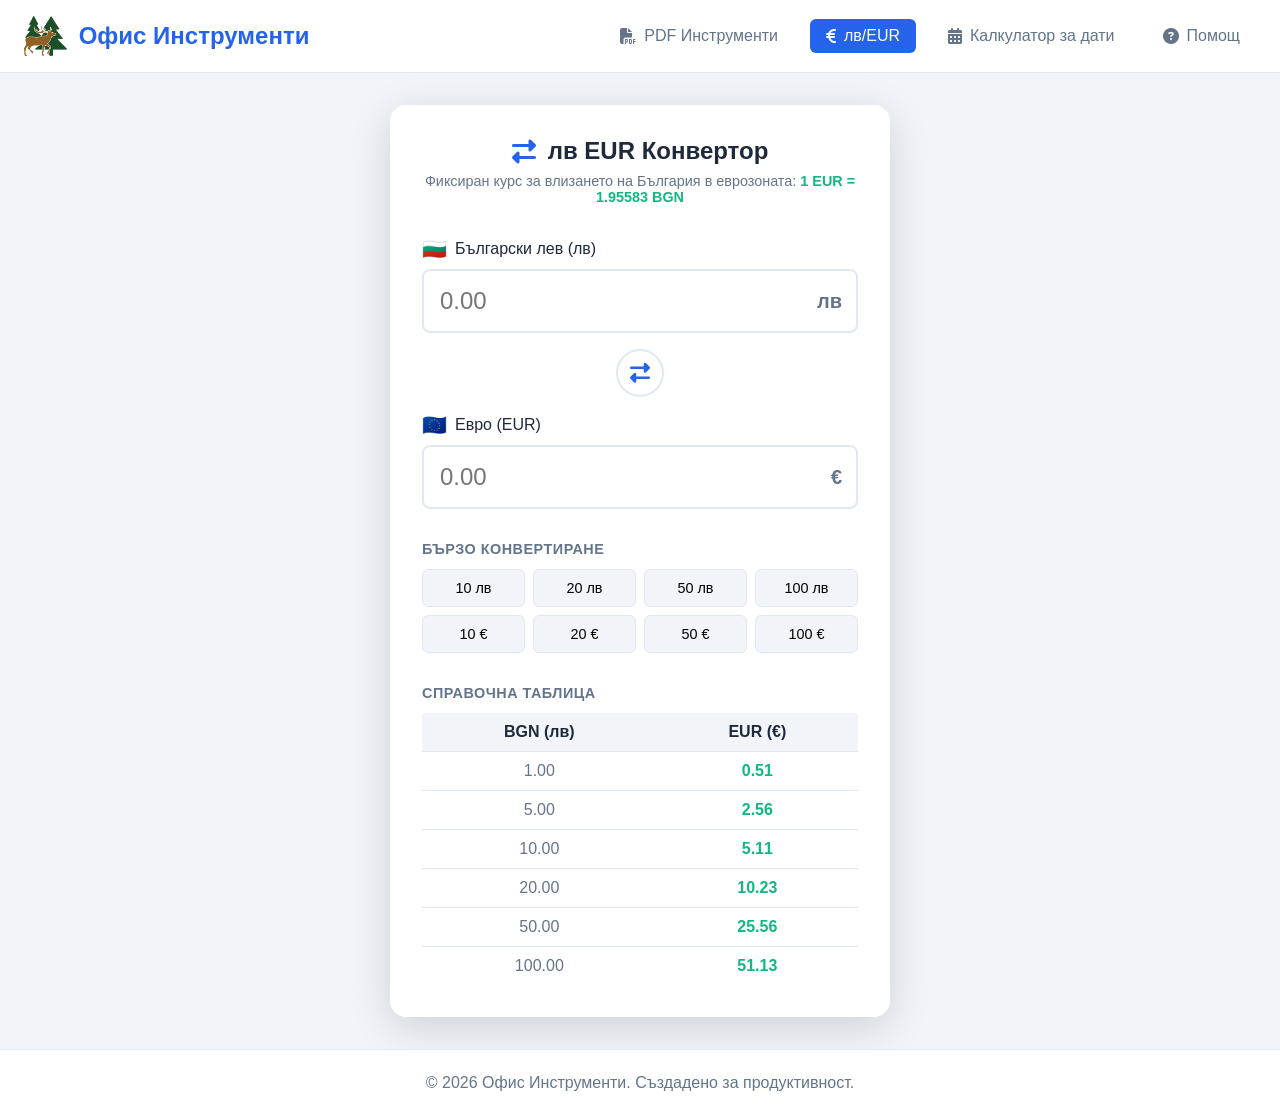
<file: currency.html>
﻿<!DOCTYPE html>
<html lang="en">
<head>
    <meta charset="UTF-8">
    <meta name="viewport" content="width=device-width, initial-scale=1.0">
    <title>Офис Инструменти - Конвертор на валута</title>
    <link rel="stylesheet" href="https://cdnjs.cloudflare.com/ajax/libs/font-awesome/6.4.0/css/all.min.css">
    <link rel="stylesheet" href="styles.css">
</head>
<body>
    <header>
        <div class="container">
            <div class="logo">
                <img src="logo.png" alt="Офис Инструменти">
                <span>Офис Инструменти</span>
            </div>
            <nav>
                <a href="index.html" class="nav-link"><i class="fas fa-file-pdf"></i> <span>PDF Инструменти</span></a>
                <a href="currency.html" class="nav-link active"><i class="fas fa-euro-sign"></i> <span>лв/EUR</span></a>
                <a href="date-calculator.html" class="nav-link"><i class="fas fa-calendar-alt"></i> <span>Калкулатор за дати</span></a>
                <a href="help.html" class="nav-link"><i class="fas fa-question-circle"></i> <span>Помощ</span></a>
            </nav>
        </div>
    </header>

    <!-- Currency Calculator Section -->
    <main id="currency-section" class="currency-section">
        <div class="container">
            <div class="currency-card">
                <div class="currency-header">
                    <h2><i class="fas fa-exchange-alt"></i> <span >лв  EUR Конвертор</span></h2>
                    <p class="currency-info"><span >Фиксиран курс за влизането на България в еврозоната:</span> <strong>1 EUR = 1.95583 BGN</strong></p>
                </div>
                
                <div class="currency-converter">
                    <div class="currency-input-group">
                        <label for="bgn-input">
                            <span class="currency-flag">🇧🇬</span> <span >Български лев (лв)</span>
                        </label>
                        <div class="input-wrapper">
                            <input type="number" id="bgn-input" placeholder="0.00" step="0.01">
                            <span class="currency-symbol">лв</span>
                        </div>
                    </div>
                    
                    <button class="swap-btn" id="swap-currency" title="Swap currencies">
                        <i class="fas fa-exchange-alt"></i>
                    </button>
                    
                    <div class="currency-input-group">
                        <label for="eur-input">
                            <span class="currency-flag">🇪🇺</span> <span >Евро (EUR)</span>
                        </label>
                        <div class="input-wrapper">
                            <input type="number" id="eur-input" placeholder="0.00" step="0.01">
                            <span class="currency-symbol">€</span>
                        </div>
                    </div>
                </div>
                
                <div class="quick-convert">
                    <h4 >Бързо конвертиране</h4>
                    <div class="quick-buttons">
                        <button class="quick-btn" data-bgn="10">10 лв</button>
                        <button class="quick-btn" data-bgn="20">20 лв</button>
                        <button class="quick-btn" data-bgn="50">50 лв</button>
                        <button class="quick-btn" data-bgn="100">100 лв</button>
                        <button class="quick-btn" data-eur="10">10 €</button>
                        <button class="quick-btn" data-eur="20">20 €</button>
                        <button class="quick-btn" data-eur="50">50 €</button>
                        <button class="quick-btn" data-eur="100">100 €</button>
                    </div>
                </div>
                
                <div class="conversion-table">
                    <h4 >Справочна таблица</h4>
                    <table>
                        <thead>
                            <tr>
                                <th>BGN (лв)</th>
                                <th>EUR (€)</th>
                            </tr>
                        </thead>
                        <tbody>
                            <tr><td>1.00</td><td>0.51</td></tr>
                            <tr><td>5.00</td><td>2.56</td></tr>
                            <tr><td>10.00</td><td>5.11</td></tr>
                            <tr><td>20.00</td><td>10.23</td></tr>
                            <tr><td>50.00</td><td>25.56</td></tr>
                            <tr><td>100.00</td><td>51.13</td></tr>
                        </tbody>
                    </table>
                </div>
            </div>
        </div>
    </main>

    <footer>
        <div class="container">
            <p>&copy; 2026 Офис Инструменти. Създадено за продуктивност.</p>
        </div>
    </footer>

    <!-- Toast Container -->
    <div id="toast-container"></div>

    <!-- Application Modules -->
    <script src="js/main.js"></script>
    <script src="js/currency.js"></script>
</body>
</html>
</file>
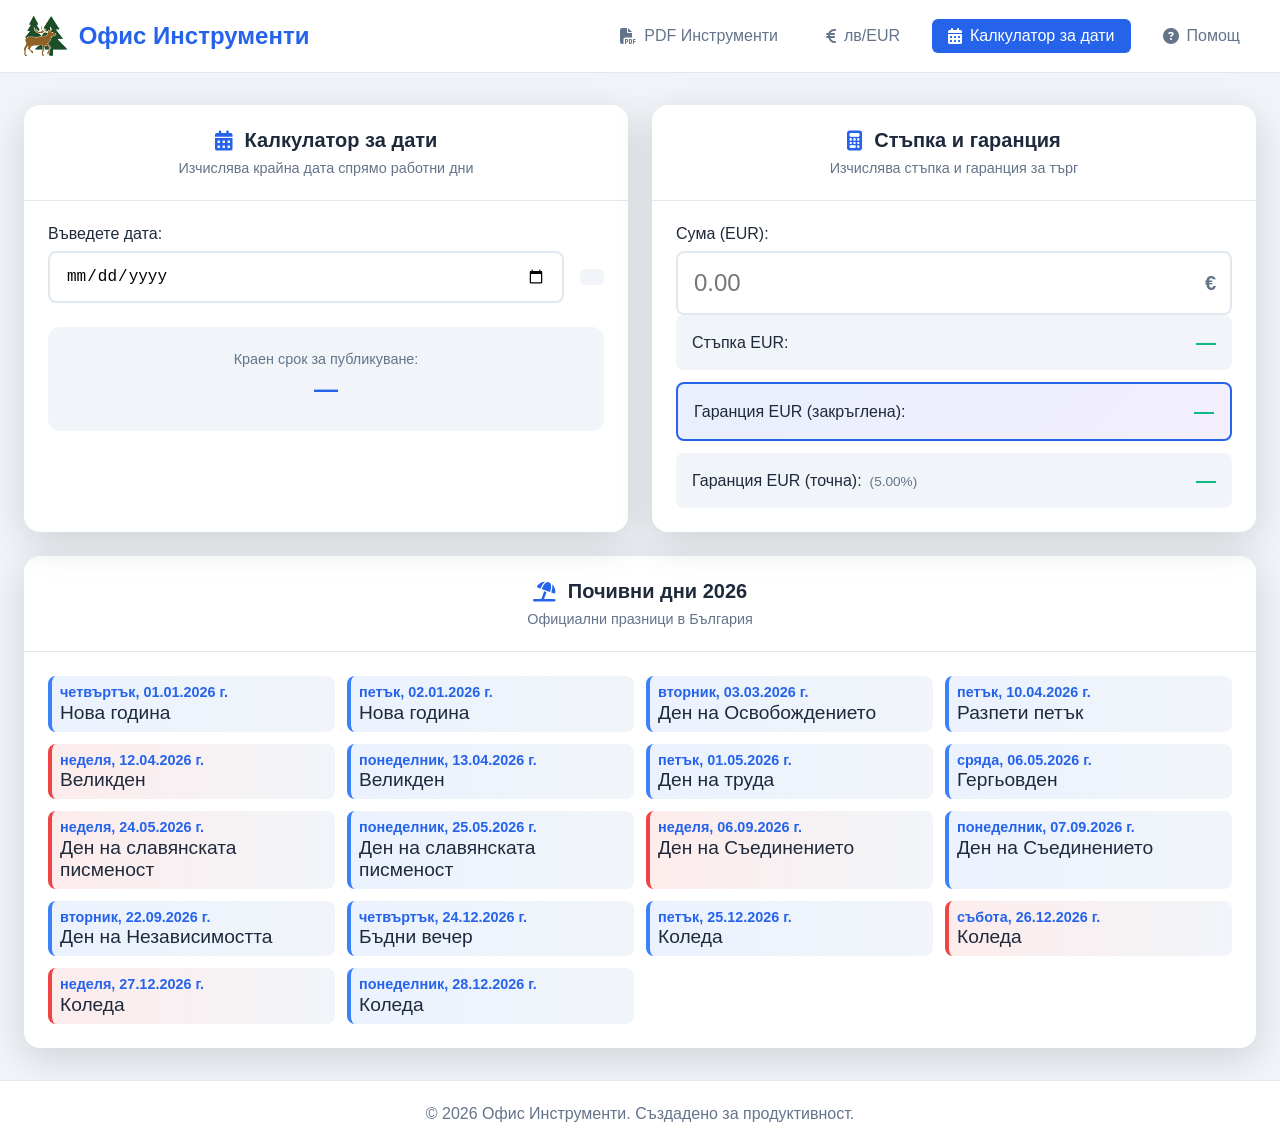
<file: date-calculator.html>
<!DOCTYPE html>
<html lang="bg">

<head>
	<meta charset='UTF-8'>
	<meta name='viewport' content='width=device-width, initial-scale=1.0'>
	<title>Офис Инструменти - Калкулатор за дати</title>
	<link rel="stylesheet" href="https://cdnjs.cloudflare.com/ajax/libs/font-awesome/6.4.0/css/all.min.css">
	<link rel='stylesheet' href='styles.css'>
</head>

<body>
	<header>
		<div class="container">
			<div class="logo">
				<img src="logo.png" alt="Офис Инструменти">
				<span>Офис Инструменти</span>
			</div>
			<nav>
				<a href="index.html" class="nav-link"><i class="fas fa-file-pdf"></i> <span>PDF Инструменти</span></a>
				<a href="currency.html" class="nav-link"><i class="fas fa-euro-sign"></i> <span>лв/EUR</span></a>
				<a href="date-calculator.html" class="nav-link active"><i class="fas fa-calendar-alt"></i> <span>Калкулатор за дати</span></a>
				<a href="help.html" class="nav-link"><i class="fas fa-question-circle"></i> <span>Помощ</span></a>
			</nav>
		</div>
	</header>

	<main class="date-calculator-section">
		<div class="container">
			<div class="date-calc-grid">
				<!-- Date Calculator Card -->
				<div class="calc-card">
					<div class="calc-header">
						<h2><i class="fas fa-calendar-alt"></i> Калкулатор за дати</h2>
						<p>Изчислява крайна дата спрямо работни дни</p>
					</div>
					<div class="calc-body">
						<div class="calc-input-group">
							<label for='input-date'>Въведете дата:</label>
							<div class="date-input-wrapper">
								<input type='date' id='input-date' onchange='calculateDate()'>
								<span id='input-day' class="day-badge"></span>
							</div>
						</div>
						<div class="calc-result" id="date-result-box">
							<div class="result-label">Краен срок за публикуване:</div>
							<div class="result-value" id='result'>—</div>
							<div class="result-day" id='result-day'></div>
						</div>
					</div>
				</div>

				<!-- Bid/Guarantee Calculator Card -->
				<div class="calc-card">
					<div class="calc-header">
						<h2><i class="fas fa-calculator"></i> Стъпка и гаранция</h2>
						<p>Изчислява стъпка и гаранция за търг</p>
					</div>
					<div class="calc-body">
						<div class="currency-input-group">
							<label for='priceBGN'>Сума (EUR):</label>
							<div class="input-wrapper">
								<input type='number' id='priceBGN' step='0.01' min='0' placeholder="0.00" onchange='calculateMoney()'>
								<span class="currency-symbol">€</span>
							</div>
						</div>
						<div class="money-results">
							<div class="money-result-item">
								<span class="money-label">Стъпка EUR:</span>
								<span class="money-value" id='bidBGN'>—</span>
							</div>
							<div class="money-result-item highlight">
								<span class="money-label">Гаранция EUR (закръглена):<span class="money-percentage" id='percentageBGN'></span></span>
								 
								<span class="money-value" id='guaranteeBGN'>—</span>
							</div>
							<div class="money-result-item">
								<span class="money-label">Гаранция EUR (точна):<span class="money-percentage">(5.00%) </span></span>
								<span class="money-value" id='fivePBGN'>—</span>
							</div>
						</div>
					</div>
				</div>
			</div>

			<!-- Holidays Section -->
			<div class="holidays-card">
				<div class="calc-header">
					<h2><i class="fas fa-umbrella-beach"></i> Почивни дни 2026</h2>
					<p>Официални празници в България</p>
				</div>
				<div class="holidays-list" id="holidays-list"></div>
			</div>
		</div>
	</main>

	<footer>
		<div class="container">
			<p>&copy; 2026 Офис Инструменти. Създадено за продуктивност.</p>
		</div>
	</footer>

	<!-- Toast Container -->
	<div id="toast-container"></div>

	<script src="js/main.js"></script>
	<script src='js/date-calculator.js'></script>
</body>

</html>
</file>
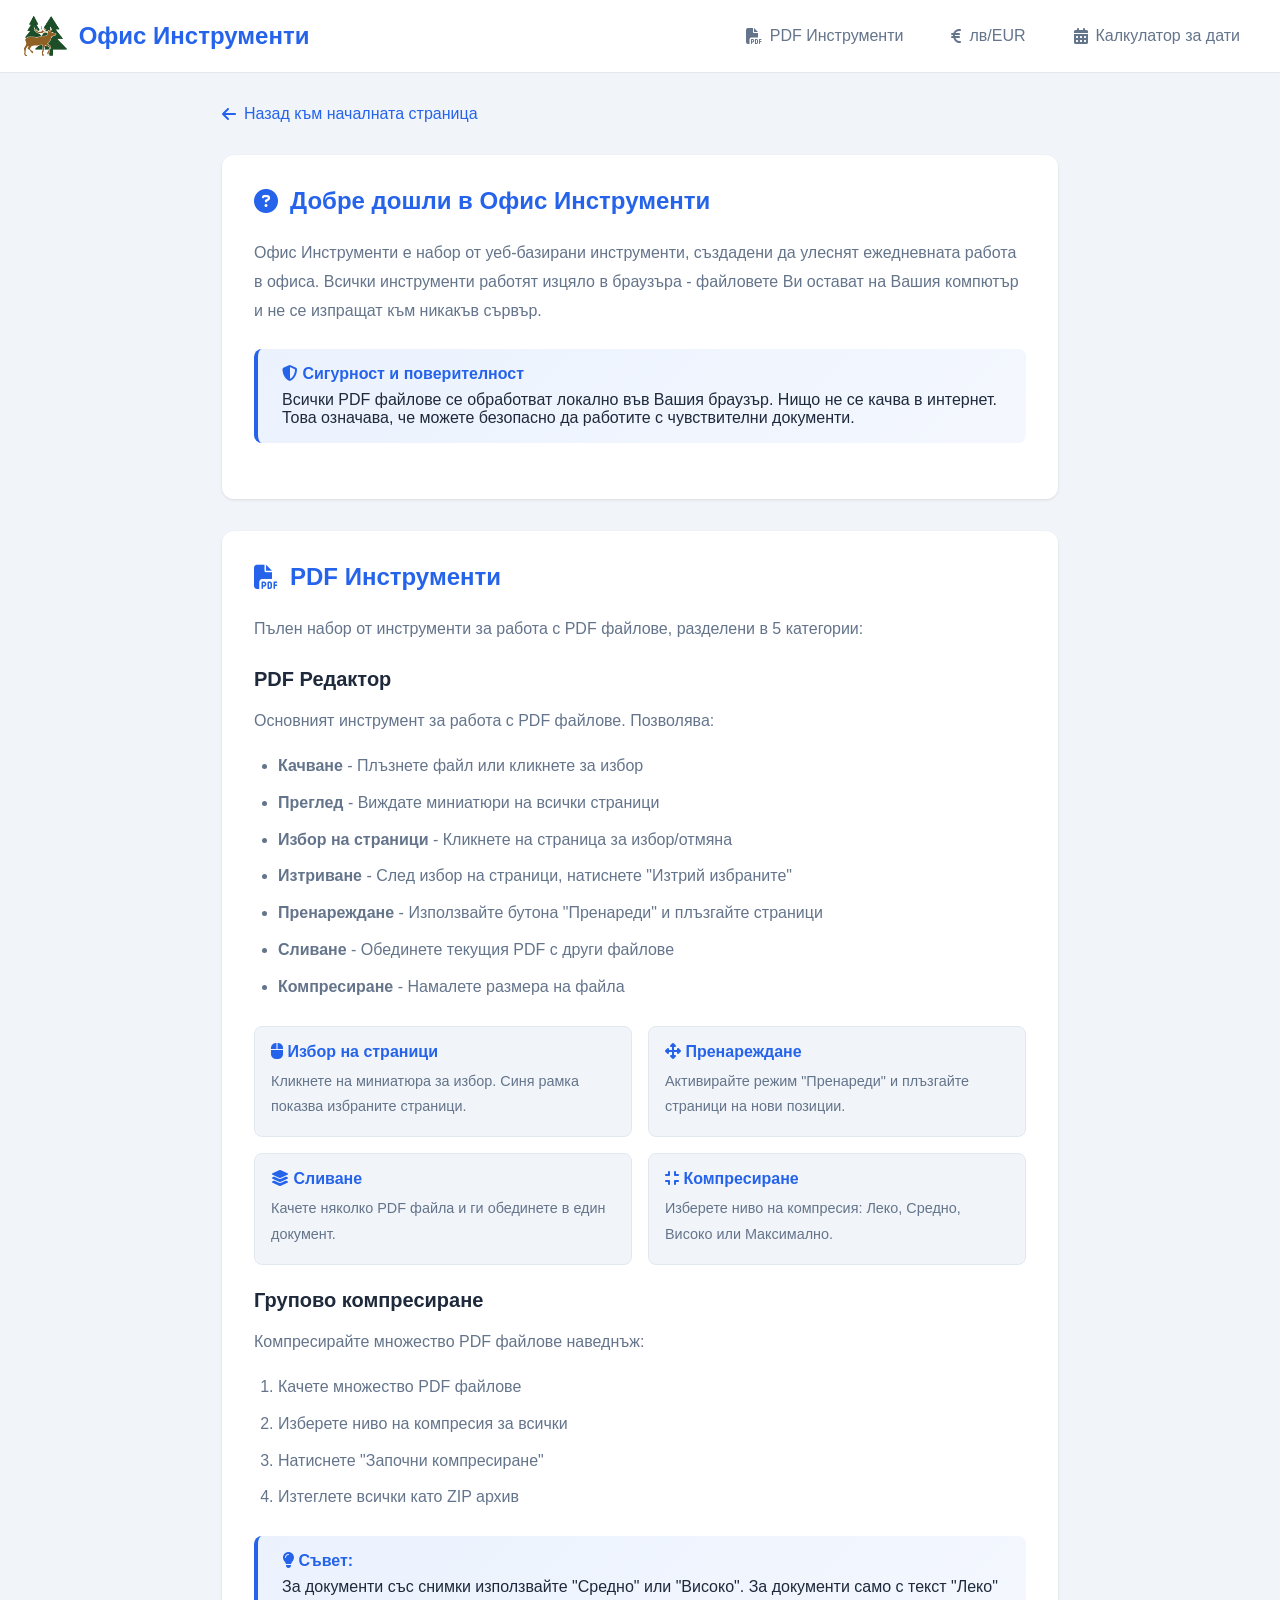
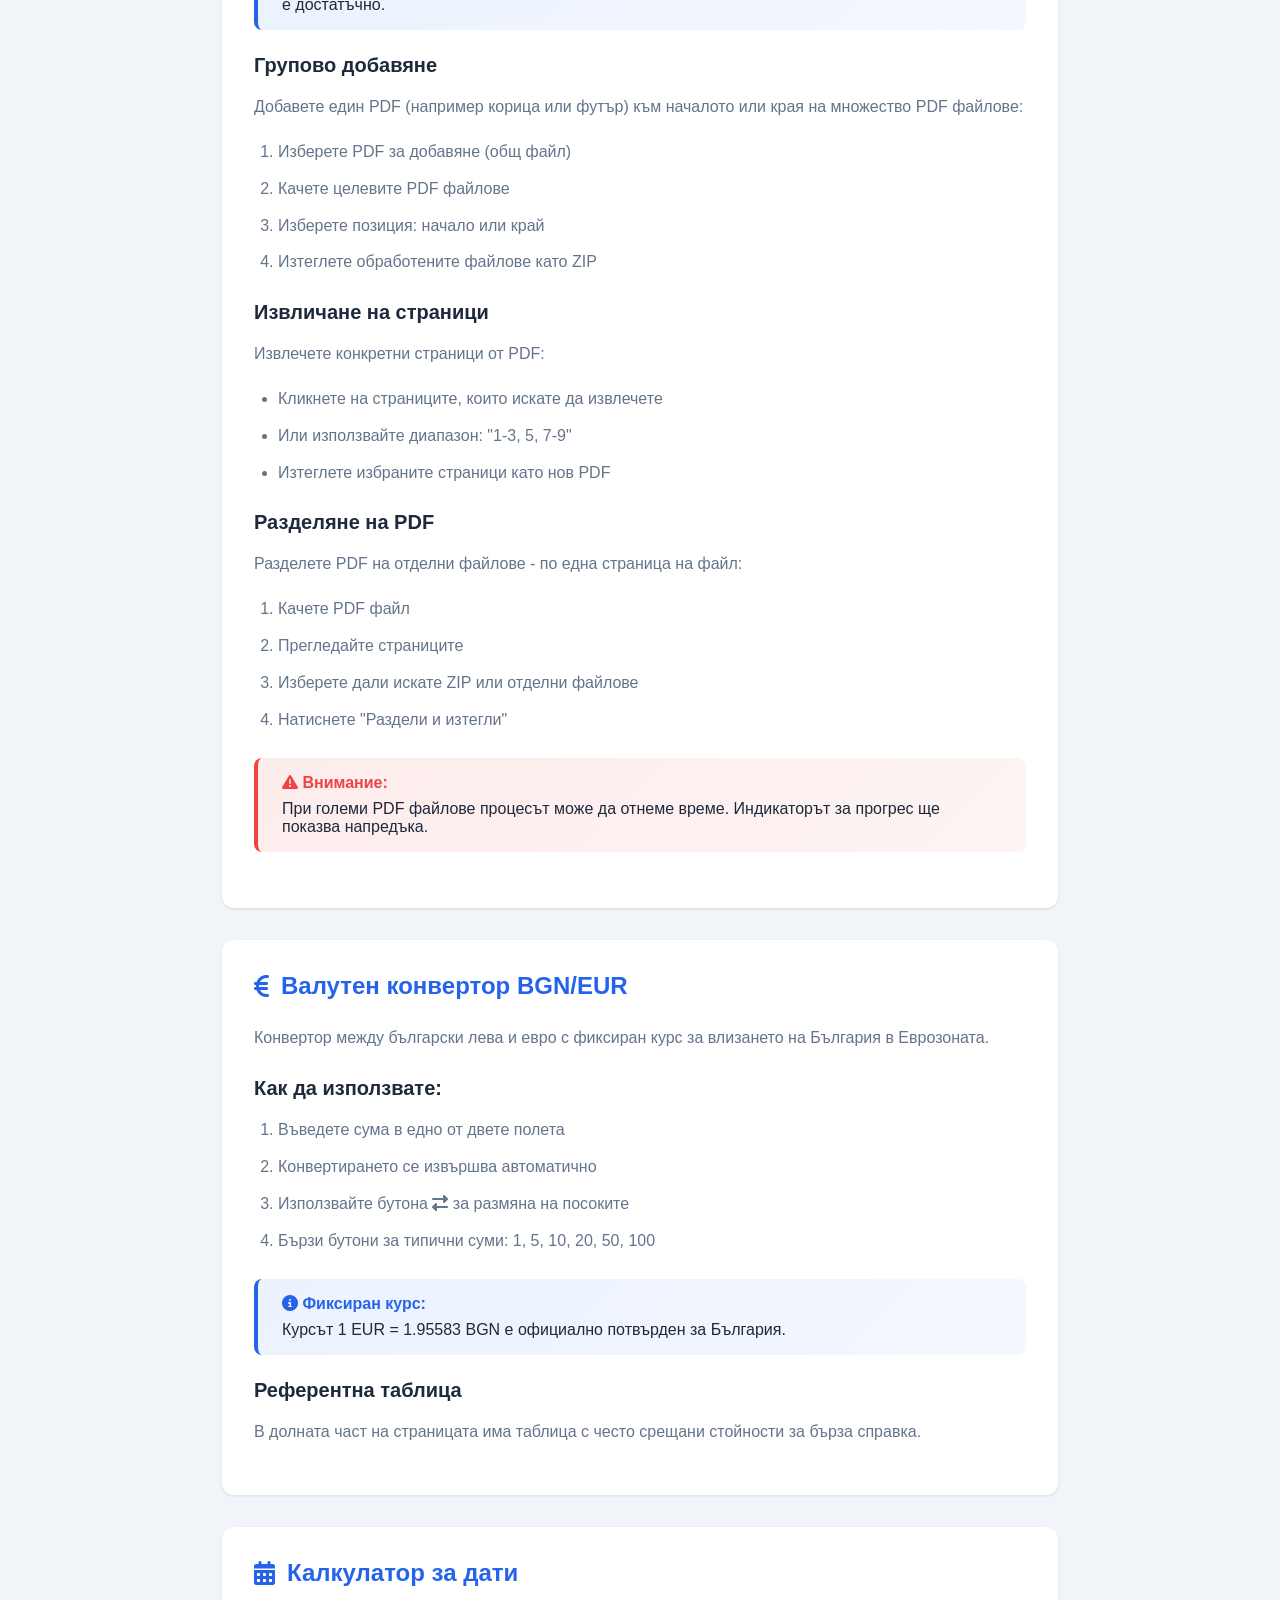
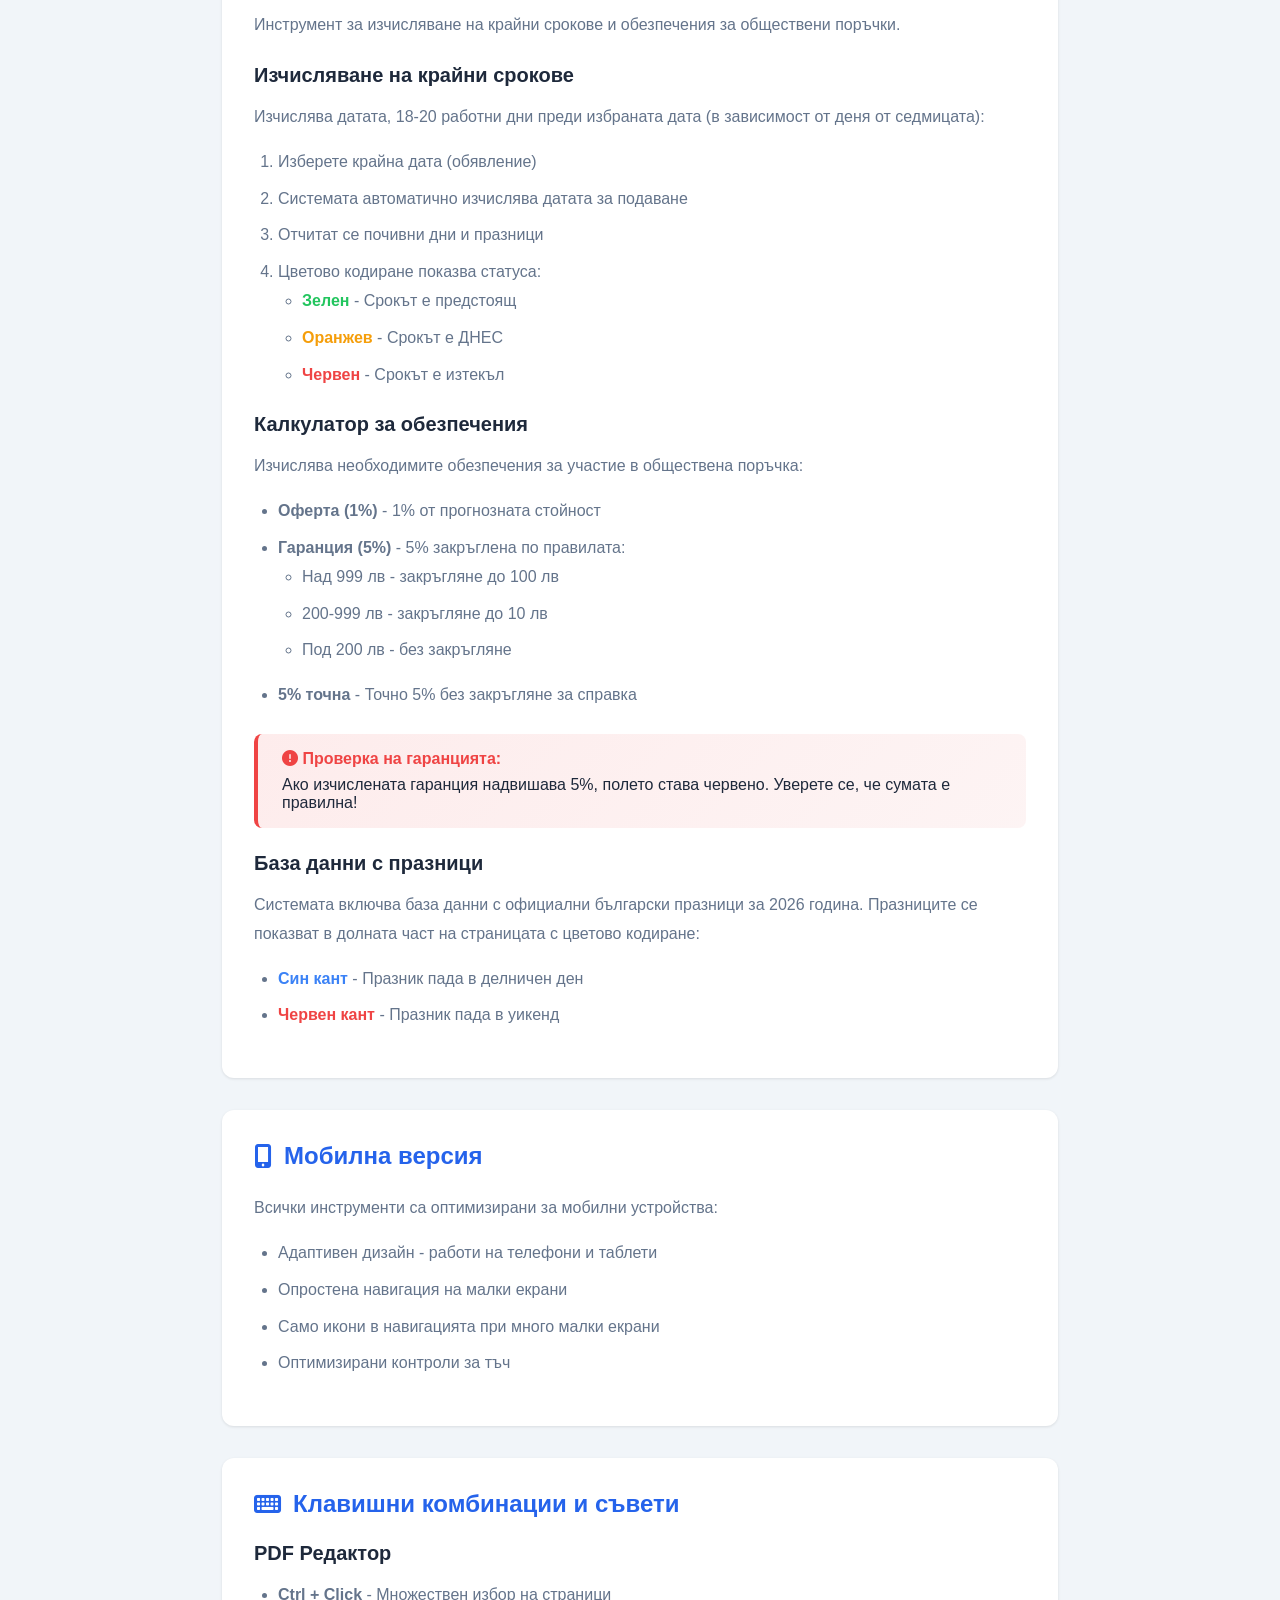
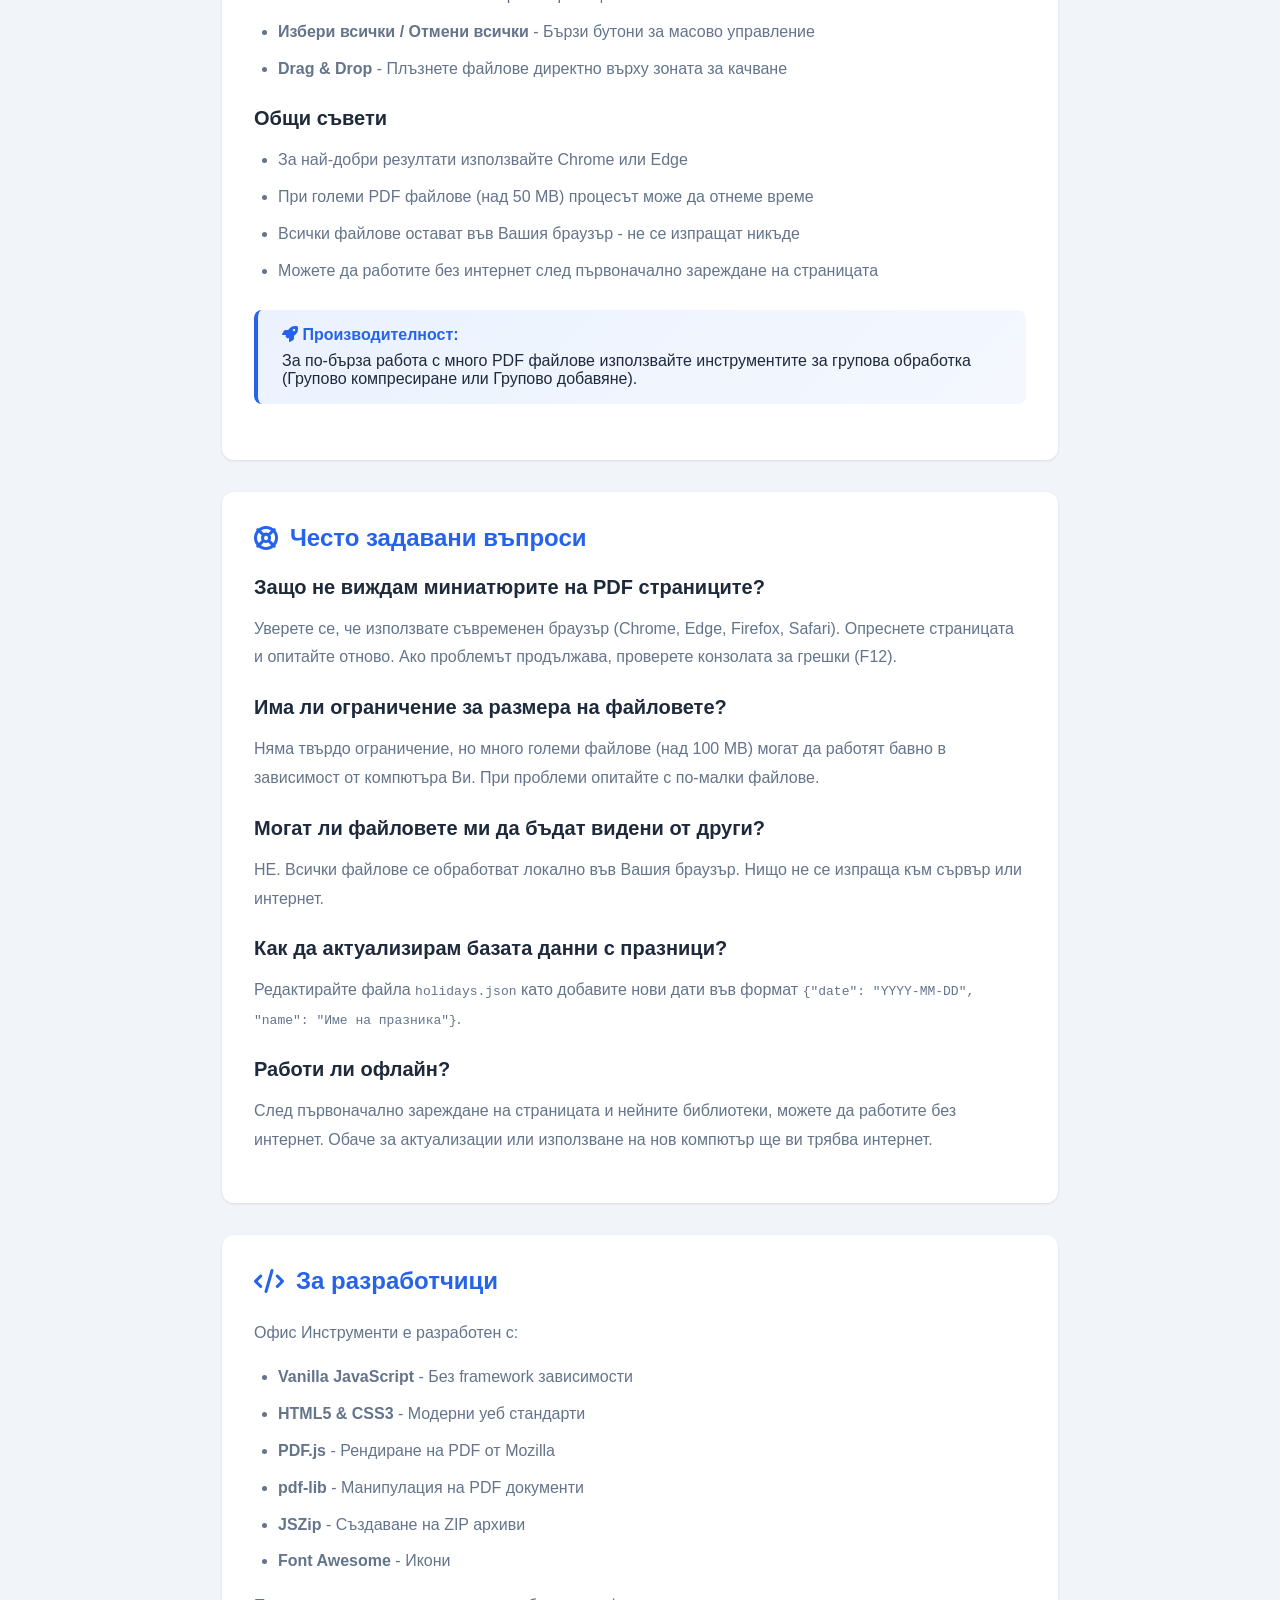
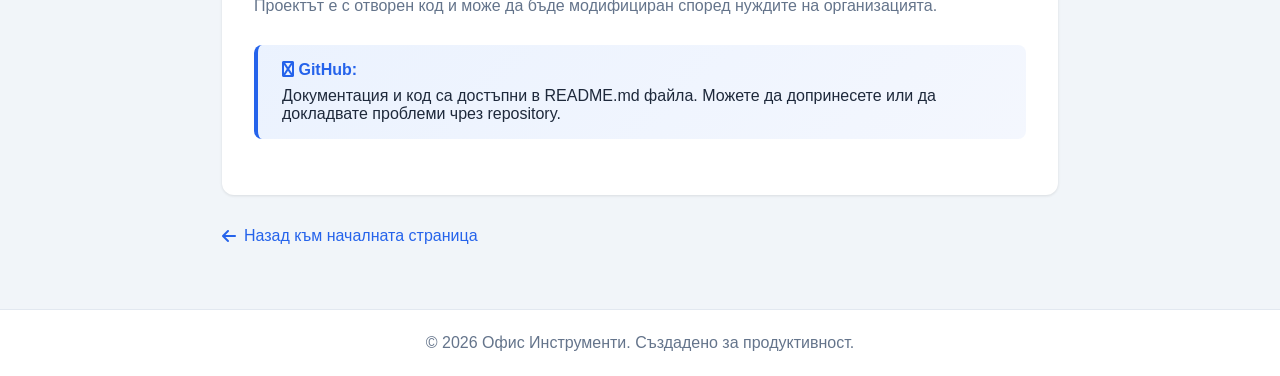
<file: help.html>
<!DOCTYPE html>
<html lang="bg">
<head>
    <meta charset="UTF-8">
    <meta name="viewport" content="width=device-width, initial-scale=1.0">
    <title>Помощ - Офис Инструменти</title>
    <link rel="stylesheet" href="https://cdnjs.cloudflare.com/ajax/libs/font-awesome/6.4.0/css/all.min.css">
    <link rel="stylesheet" href="styles.css">
    <style>
        .help-content {
            max-width: 900px;
            margin: 0 auto;
            padding: 2rem;
        }
        .help-section {
            background: var(--surface);
            border-radius: 12px;
            padding: 2rem;
            margin-bottom: 2rem;
            box-shadow: var(--shadow);
        }
        .help-section h2 {
            color: var(--primary);
            margin-bottom: 1.5rem;
            display: flex;
            align-items: center;
            gap: 0.75rem;
        }
        .help-section h3 {
            color: var(--text);
            margin-top: 1.5rem;
            margin-bottom: 1rem;
            font-size: 1.25rem;
        }
        .help-section p {
            line-height: 1.8;
            margin-bottom: 1rem;
            color: var(--text-secondary);
        }
        .help-section ul, .help-section ol {
            margin-left: 1.5rem;
            margin-bottom: 1rem;
        }
        .help-section li {
            line-height: 1.8;
            margin-bottom: 0.5rem;
            color: var(--text-secondary);
        }
        .tip-box {
            background: linear-gradient(135deg, rgba(59, 130, 246, 0.1), rgba(37, 99, 235, 0.05));
            border-left: 4px solid var(--primary);
            padding: 1rem 1.5rem;
            margin: 1.5rem 0;
            border-radius: 8px;
        }
        .tip-box strong {
            color: var(--primary);
            display: block;
            margin-bottom: 0.5rem;
        }
        .warning-box {
            background: linear-gradient(135deg, rgba(239, 68, 68, 0.1), rgba(220, 38, 38, 0.05));
            border-left: 4px solid #ef4444;
            padding: 1rem 1.5rem;
            margin: 1.5rem 0;
            border-radius: 8px;
        }
        .warning-box strong {
            color: #ef4444;
            display: block;
            margin-bottom: 0.5rem;
        }
        .feature-grid {
            display: grid;
            grid-template-columns: repeat(auto-fit, minmax(250px, 1fr));
            gap: 1rem;
            margin: 1.5rem 0;
        }
        .feature-card {
            background: var(--bg);
            padding: 1rem;
            border-radius: 8px;
            border: 1px solid var(--border);
        }
        .feature-card h4 {
            color: var(--primary);
            margin-bottom: 0.5rem;
            font-size: 1rem;
        }
        .feature-card p {
            font-size: 0.9rem;
            margin: 0;
        }
        .back-link {
            display: inline-flex;
            align-items: center;
            gap: 0.5rem;
            color: var(--primary);
            text-decoration: none;
            margin-bottom: 2rem;
            font-weight: 500;
            transition: all 0.2s;
        }
        .back-link:hover {
            gap: 0.75rem;
        }
        @media (max-width: 768px) {
            .help-content {
                padding: 1rem;
            }
            .help-section {
                padding: 1.5rem;
            }
            .feature-grid {
                grid-template-columns: 1fr;
            }
        }
    </style>
</head>
<body>
    <header>
        <div class="container">
            <div class="logo">
                <img src="logo.png" alt="Офис Инструменти">
                <span>Офис Инструменти</span>
            </div>
            <nav>
                <a href="index.html" class="nav-link"><i class="fas fa-file-pdf"></i> <span>PDF Инструменти</span></a>
                <a href="currency.html" class="nav-link"><i class="fas fa-euro-sign"></i> <span>лв/EUR</span></a>
                <a href="date-calculator.html" class="nav-link"><i class="fas fa-calendar-alt"></i> <span>Калкулатор за дати</span></a>
            </nav>
        </div>
    </header>

    <main class="help-content">
        <a href="index.html" class="back-link">
            <i class="fas fa-arrow-left"></i>
            Назад към началната страница
        </a>

        <div class="help-section">
            <h2><i class="fas fa-question-circle"></i> Добре дошли в Офис Инструменти</h2>
            <p>
                Офис Инструменти е набор от уеб-базирани инструменти, създадени да улеснят ежедневната работа в офиса. 
                Всички инструменти работят изцяло в браузъра - файловете Ви остават на Вашия компютър и не се изпращат към никакъв сървър.
            </p>
            <div class="tip-box">
                <strong><i class="fas fa-shield-alt"></i> Сигурност и поверителност</strong>
                Всички PDF файлове се обработват локално във Вашия браузър. Нищо не се качва в интернет. Това означава, че можете безопасно да работите с чувствителни документи.
            </div>
        </div>

        <div class="help-section">
            <h2><i class="fas fa-file-pdf"></i> PDF Инструменти</h2>
            <p>Пълен набор от инструменти за работа с PDF файлове, разделени в 5 категории:</p>

            <h3>PDF Редактор</h3>
            <p>Основният инструмент за работа с PDF файлове. Позволява:</p>
            <ul>
                <li><strong>Качване</strong> - Плъзнете файл или кликнете за избор</li>
                <li><strong>Преглед</strong> - Виждате миниатюри на всички страници</li>
                <li><strong>Избор на страници</strong> - Кликнете на страница за избор/отмяна</li>
                <li><strong>Изтриване</strong> - След избор на страници, натиснете "Изтрий избраните"</li>
                <li><strong>Пренареждане</strong> - Използвайте бутона "Пренареди" и плъзгайте страници</li>
                <li><strong>Сливане</strong> - Обединете текущия PDF с други файлове</li>
                <li><strong>Компресиране</strong> - Намалете размера на файла</li>
            </ul>

            <div class="feature-grid">
                <div class="feature-card">
                    <h4><i class="fas fa-mouse"></i> Избор на страници</h4>
                    <p>Кликнете на миниатюра за избор. Синя рамка показва избраните страници.</p>
                </div>
                <div class="feature-card">
                    <h4><i class="fas fa-arrows-alt"></i> Пренареждане</h4>
                    <p>Активирайте режим "Пренареди" и плъзгайте страници на нови позиции.</p>
                </div>
                <div class="feature-card">
                    <h4><i class="fas fa-layer-group"></i> Сливане</h4>
                    <p>Качете няколко PDF файла и ги обединете в един документ.</p>
                </div>
                <div class="feature-card">
                    <h4><i class="fas fa-compress"></i> Компресиране</h4>
                    <p>Изберете ниво на компресия: Леко, Средно, Високо или Максимално.</p>
                </div>
            </div>

            <h3>Групово компресиране</h3>
            <p>Компресирайте множество PDF файлове наведнъж:</p>
            <ol>
                <li>Качете множество PDF файлове</li>
                <li>Изберете ниво на компресия за всички</li>
                <li>Натиснете "Започни компресиране"</li>
                <li>Изтеглете всички като ZIP архив</li>
            </ol>
            <div class="tip-box">
                <strong><i class="fas fa-lightbulb"></i> Съвет:</strong>
                За документи със снимки използвайте "Средно" или "Високо". За документи само с текст "Леко" е достатъчно.
            </div>

            <h3>Групово добавяне</h3>
            <p>Добавете един PDF (например корица или футър) към началото или края на множество PDF файлове:</p>
            <ol>
                <li>Изберете PDF за добавяне (общ файл)</li>
                <li>Качете целевите PDF файлове</li>
                <li>Изберете позиция: начало или край</li>
                <li>Изтеглете обработените файлове като ZIP</li>
            </ol>

            <h3>Извличане на страници</h3>
            <p>Извлечете конкретни страници от PDF:</p>
            <ul>
                <li>Кликнете на страниците, които искате да извлечете</li>
                <li>Или използвайте диапазон: "1-3, 5, 7-9"</li>
                <li>Изтеглете избраните страници като нов PDF</li>
            </ul>

            <h3>Разделяне на PDF</h3>
            <p>Разделете PDF на отделни файлове - по една страница на файл:</p>
            <ol>
                <li>Качете PDF файл</li>
                <li>Прегледайте страниците</li>
                <li>Изберете дали искате ZIP или отделни файлове</li>
                <li>Натиснете "Раздели и изтегли"</li>
            </ol>
            <div class="warning-box">
                <strong><i class="fas fa-exclamation-triangle"></i> Внимание:</strong>
                При големи PDF файлове процесът може да отнеме време. Индикаторът за прогрес ще показва напредъка.
            </div>
        </div>

        <div class="help-section">
            <h2><i class="fas fa-euro-sign"></i> Валутен конвертор BGN/EUR</h2>
            <p>Конвертор между български лева и евро с фиксиран курс за влизането на България в Еврозоната.</p>
            
            <h3>Как да използвате:</h3>
            <ol>
                <li>Въведете сума в едно от двете полета</li>
                <li>Конвертирането се извършва автоматично</li>
                <li>Използвайте бутона <i class="fas fa-exchange-alt"></i> за размяна на посоките</li>
                <li>Бързи бутони за типични суми: 1, 5, 10, 20, 50, 100</li>
            </ol>

            <div class="tip-box">
                <strong><i class="fas fa-info-circle"></i> Фиксиран курс:</strong>
                Курсът 1 EUR = 1.95583 BGN е официално потвърден за България.
            </div>

            <h3>Референтна таблица</h3>
            <p>В долната част на страницата има таблица с често срещани стойности за бърза справка.</p>
        </div>

        <div class="help-section">
            <h2><i class="fas fa-calendar-alt"></i> Калкулатор за дати</h2>
            <p>Инструмент за изчисляване на крайни срокове и обезпечения за обществени поръчки.</p>

            <h3>Изчисляване на крайни срокове</h3>
            <p>Изчислява датата, 18-20 работни дни преди избраната дата (в зависимост от деня от седмицата):</p>
            <ol>
                <li>Изберете крайна дата (обявление)</li>
                <li>Системата автоматично изчислява датата за подаване</li>
                <li>Отчитат се почивни дни и празници</li>
                <li>Цветово кодиране показва статуса:
                    <ul>
                        <li><strong style="color: #22c55e;">Зелен</strong> - Срокът е предстоящ</li>
                        <li><strong style="color: #f59e0b;">Оранжев</strong> - Срокът е ДНЕС</li>
                        <li><strong style="color: #ef4444;">Червен</strong> - Срокът е изтекъл</li>
                    </ul>
                </li>
            </ol>

            <h3>Калкулатор за обезпечения</h3>
            <p>Изчислява необходимите обезпечения за участие в обществена поръчка:</p>
            <ul>
                <li><strong>Оферта (1%)</strong> - 1% от прогнозната стойност</li>
                <li><strong>Гаранция (5%)</strong> - 5% закръглена по правилата:
                    <ul>
                        <li>Над 999 лв - закръгляне до 100 лв</li>
                        <li>200-999 лв - закръгляне до 10 лв</li>
                        <li>Под 200 лв - без закръгляне</li>
                    </ul>
                </li>
                <li><strong>5% точна</strong> - Точно 5% без закръгляне за справка</li>
            </ul>

            <div class="warning-box">
                <strong><i class="fas fa-exclamation-circle"></i> Проверка на гаранцията:</strong>
                Ако изчислената гаранция надвишава 5%, полето става червено. Уверете се, че сумата е правилна!
            </div>

            <h3>База данни с празници</h3>
            <p>Системата включва база данни с официални български празници за 2026 година. Празниците се показват в долната част на страницата с цветово кодиране:</p>
            <ul>
                <li><strong style="color: #3b82f6;">Син кант</strong> - Празник пада в делничен ден</li>
                <li><strong style="color: #ef4444;">Червен кант</strong> - Празник пада в уикенд</li>
            </ul>
        </div>

        <div class="help-section">
            <h2><i class="fas fa-mobile-alt"></i> Мобилна версия</h2>
            <p>Всички инструменти са оптимизирани за мобилни устройства:</p>
            <ul>
                <li>Адаптивен дизайн - работи на телефони и таблети</li>
                <li>Опростена навигация на малки екрани</li>
                <li>Само икони в навигацията при много малки екрани</li>
                <li>Оптимизирани контроли за тъч</li>
            </ul>
        </div>

        <div class="help-section">
            <h2><i class="fas fa-keyboard"></i> Клавишни комбинации и съвети</h2>
            
            <h3>PDF Редактор</h3>
            <ul>
                <li><strong>Ctrl + Click</strong> - Множествен избор на страници</li>
                <li><strong>Избери всички / Отмени всички</strong> - Бързи бутони за масово управление</li>
                <li><strong>Drag & Drop</strong> - Плъзнете файлове директно върху зоната за качване</li>
            </ul>

            <h3>Общи съвети</h3>
            <ul>
                <li>За най-добри резултати използвайте Chrome или Edge</li>
                <li>При големи PDF файлове (над 50 MB) процесът може да отнеме време</li>
                <li>Всички файлове остават във Вашия браузър - не се изпращат никъде</li>
                <li>Можете да работите без интернет след първоначално зареждане на страницата</li>
            </ul>

            <div class="tip-box">
                <strong><i class="fas fa-rocket"></i> Производителност:</strong>
                За по-бърза работа с много PDF файлове използвайте инструментите за групова обработка (Групово компресиране или Групово добавяне).
            </div>
        </div>

        <div class="help-section">
            <h2><i class="fas fa-life-ring"></i> Често задавани въпроси</h2>
            
            <h3>Защо не виждам миниатюрите на PDF страниците?</h3>
            <p>Уверете се, че използвате съвременен браузър (Chrome, Edge, Firefox, Safari). Опреснете страницата и опитайте отново. Ако проблемът продължава, проверете конзолата за грешки (F12).</p>

            <h3>Има ли ограничение за размера на файловете?</h3>
            <p>Няма твърдо ограничение, но много големи файлове (над 100 MB) могат да работят бавно в зависимост от компютъра Ви. При проблеми опитайте с по-малки файлове.</p>

            <h3>Могат ли файловете ми да бъдат видени от други?</h3>
            <p>НЕ. Всички файлове се обработват локално във Вашия браузър. Нищо не се изпраща към сървър или интернет.</p>

            <h3>Как да актуализирам базата данни с празници?</h3>
            <p>Редактирайте файла <code>holidays.json</code> като добавите нови дати във формат <code>{"date": "YYYY-MM-DD", "name": "Име на празника"}</code>.</p>

            <h3>Работи ли офлайн?</h3>
            <p>След първоначално зареждане на страницата и нейните библиотеки, можете да работите без интернет. Обаче за актуализации или използване на нов компютър ще ви трябва интернет.</p>
        </div>

        <div class="help-section">
            <h2><i class="fas fa-code"></i> За разработчици</h2>
            <p>Офис Инструменти е разработен с:</p>
            <ul>
                <li><strong>Vanilla JavaScript</strong> - Без framework зависимости</li>
                <li><strong>HTML5 & CSS3</strong> - Модерни уеб стандарти</li>
                <li><strong>PDF.js</strong> - Рендиране на PDF от Mozilla</li>
                <li><strong>pdf-lib</strong> - Манипулация на PDF документи</li>
                <li><strong>JSZip</strong> - Създаване на ZIP архиви</li>
                <li><strong>Font Awesome</strong> - Икони</li>
            </ul>
            
            <p>Проектът е с отворен код и може да бъде модифициран според нуждите на организацията.</p>
            
            <div class="tip-box">
                <strong><i class="fas fa-github"></i> GitHub:</strong>
                Документация и код са достъпни в README.md файла. Можете да допринесете или да докладвате проблеми чрез repository.
            </div>
        </div>

        <a href="index.html" class="back-link">
            <i class="fas fa-arrow-left"></i>
            Назад към началната страница
        </a>
    </main>

    <footer>
        <div class="container">
            <p>&copy; 2026 Офис Инструменти. Създадено за продуктивност.</p>
        </div>
    </footer>

    <script src="js/main.js"></script>
</body>
</html>
</file>
<file: styles.css>
:root {
    --primary: #2563eb;
    --primary-hover: #1d4ed8;
    --primary-light: rgba(37, 99, 235, 0.1);
    --success: #10b981;
    --success-hover: #059669;
    --success-light: rgba(16, 185, 129, 0.1);
    --danger: #ef4444;
    --danger-hover: #dc2626;
    --warning: #f59e0b;
    --bg: #f1f5f9;
    --surface: #ffffff;
    --text: #1e293b;
    --text-secondary: #64748b;
    --border: #e2e8f0;
    --shadow: 0 1px 3px rgba(0, 0, 0, 0.1);
    --shadow-md: 0 4px 6px -1px rgba(0, 0, 0, 0.1);
    --shadow-lg: 0 10px 40px rgba(0, 0, 0, 0.15);
    --radius: 8px;
    --radius-lg: 16px;
    --transition: 0.2s ease;
}

* {
    margin: 0;
    padding: 0;
    box-sizing: border-box;
}

body {
    font-family: -apple-system, BlinkMacSystemFont, 'Segoe UI', Roboto, sans-serif;
    background: var(--bg);
    color: var(--text);
    min-height: 100vh;
    display: flex;
    flex-direction: column;
}

.container {
    max-width: 1400px;
    margin: 0 auto;
    padding: 0 1.5rem;
    width: 100%;
}

/* Header */
header {
    background: var(--surface);
    border-bottom: 1px solid var(--border);
    padding: 1rem 0;
    position: sticky;
    top: 0;
    z-index: 100;
}

header .container {
    display: flex;
    justify-content: space-between;
    align-items: center;
}

.logo {
    display: flex;
    align-items: center;
    gap: 0.75rem;
    font-size: 1.5rem;
    font-weight: 700;
    color: var(--primary);
}

.logo img {
    height: 40px;
    width: auto;
}

nav {
    display: flex;
    align-items: center;
    gap: 1rem;
}

.nav-link {
    display: flex;
    align-items: center;
    gap: 0.5rem;
    padding: 0.5rem 1rem;
    border-radius: 6px;
    text-decoration: none;
    color: var(--text-secondary);
    transition: all 0.2s;
}

.nav-link:hover, .nav-link.active {
    background: var(--primary);
    color: white;
}

.lang-btn {
    padding: 0.5rem 0.75rem;
    border: 2px solid var(--primary);
    border-radius: 6px;
    background: transparent;
    color: var(--primary);
    font-weight: 600;
    font-size: 0.85rem;
    cursor: pointer;
    transition: all 0.2s;
}

.lang-btn:hover {
    background: var(--primary);
    color: white;
}

/* Buttons */
.btn {
    display: inline-flex;
    align-items: center;
    gap: 0.5rem;
    padding: 0.625rem 1.25rem;
    border: none;
    border-radius: 6px;
    font-size: 0.9rem;
    font-weight: 500;
    cursor: pointer;
    transition: all 0.2s;
    background: var(--surface);
    color: var(--text);
    border: 1px solid var(--border);
}

.btn:hover:not(:disabled) {
    background: var(--bg);
}

.btn:disabled {
    opacity: 0.5;
    cursor: not-allowed;
}

.btn-primary {
    background: var(--primary);
    color: white;
    border-color: var(--primary);
}

.btn-primary:hover:not(:disabled) {
    background: var(--primary-hover);
}

.btn-success {
    background: var(--success);
    color: white;
    border-color: var(--success);
}

.btn-success:hover:not(:disabled) {
    background: var(--success-hover);
}

.btn-info {
    background: #8b5cf6;
    color: white;
    border-color: #8b5cf6;
}

.btn-info:hover:not(:disabled) {
    background: #7c3aed;
}

.btn-danger {
    background: var(--danger);
    color: white;
    border-color: var(--danger);
}

.btn-danger:hover:not(:disabled) {
    background: var(--danger-hover);
}

/* Main Content */
main {
    flex: 1;
    padding: 2rem 0;
}

/* Upload Section */
.upload-section {
    display: flex;
    justify-content: center;
    align-items: center;
    min-height: 60vh;
}

.upload-box {
    background: var(--surface);
    border: 2px dashed var(--border);
    border-radius: 16px;
    padding: 4rem 6rem;
    text-align: center;
    cursor: pointer;
    transition: all 0.3s;
}

.upload-box:hover, .upload-box.dragover {
    border-color: var(--primary);
    background: rgba(37, 99, 235, 0.05);
}

.upload-box i {
    font-size: 4rem;
    color: var(--primary);
    margin-bottom: 1.5rem;
}

.upload-box h2 {
    margin-bottom: 0.5rem;
    color: var(--text);
}

.upload-box p {
    color: var(--text-secondary);
    margin-bottom: 1.5rem;
}

/* Editor Section */
.editor-section {
    display: flex;
    flex-direction: column;
    gap: 1rem;
}

.editor-header {
    display: flex;
    justify-content: space-between;
    align-items: center;
    background: var(--surface);
    padding: 1rem 1.5rem;
    border-radius: 8px;
    box-shadow: var(--shadow);
}

.file-info {
    display: flex;
    align-items: center;
    gap: 0.75rem;
}

.file-info i {
    font-size: 1.5rem;
    color: var(--danger);
}

.file-info span {
    font-weight: 600;
}

.file-size {
    color: var(--text-secondary) !important;
    font-weight: 400 !important;
    font-size: 0.9rem;
}

.editor-actions {
    display: flex;
    gap: 0.75rem;
}

/* Dropdown */
.dropdown {
    position: relative;
}

.dropdown-menu {
    display: none;
    position: absolute;
    top: 100%;
    right: 0;
    margin-top: 4px;
    background: var(--surface);
    border: 1px solid var(--border);
    border-radius: 8px;
    box-shadow: var(--shadow-lg);
    min-width: 200px;
    z-index: 100;
    overflow: hidden;
}

.dropdown-menu.active {
    display: block;
}

.dropdown-item {
    display: flex;
    flex-direction: column;
    align-items: flex-start;
    width: 100%;
    padding: 0.75rem 1rem;
    border: none;
    background: none;
    cursor: pointer;
    text-align: left;
    transition: background 0.2s;
}

.dropdown-item:hover {
    background: var(--bg);
}

.dropdown-item i {
    margin-right: 0.5rem;
    color: var(--success);
}

.dropdown-item span {
    font-size: 0.75rem;
    color: var(--text-secondary);
    margin-top: 2px;
    margin-left: 1.5rem;
}

.editor-toolbar {
    display: flex;
    gap: 0.75rem;
    background: var(--surface);
    padding: 1rem 1.5rem;
    border-radius: 8px;
    box-shadow: var(--shadow);
    flex-wrap: wrap;
    align-items: center;
}

.toolbar-divider {
    width: 1px;
    height: 24px;
    background: var(--border);
    margin: 0 0.5rem;
}

.btn-reorder {
    background: #8b5cf6;
    color: white;
    border-color: #8b5cf6;
}

.btn-reorder:hover:not(:disabled) {
    background: #7c3aed;
}

.btn-reorder.active {
    background: #7c3aed;
    box-shadow: 0 0 0 3px rgba(139, 92, 246, 0.3);
}

/* Pages Container */
.pages-container {
    display: grid;
    grid-template-columns: repeat(auto-fill, minmax(180px, 1fr));
    gap: 1.5rem;
    background: var(--surface);
    padding: 1.5rem;
    border-radius: 8px;
    box-shadow: var(--shadow);
    min-height: 400px;
}

.page-card {
    position: relative;
    background: white;
    border: 2px solid var(--border);
    border-radius: 8px;
    padding: 8px;
    cursor: pointer;
    transition: all 0.2s;
}

.page-card:hover {
    border-color: var(--primary);
    transform: translateY(-2px);
    box-shadow: var(--shadow-lg);
}

.page-card.selected {
    border-color: var(--primary);
    background: rgba(37, 99, 235, 0.1);
}

.page-card.reorder-mode {
    cursor: grab;
}

.page-card.reorder-mode:active {
    cursor: grabbing;
}

.page-card.reorder-mode.dragging {
    opacity: 0.5;
    transform: scale(0.95);
}

.page-card.reorder-mode .drag-indicator {
    display: flex;
}

.page-card .drag-indicator {
    display: none;
    position: absolute;
    top: 50%;
    left: 50%;
    transform: translate(-50%, -50%);
    background: rgba(139, 92, 246, 0.9);
    color: white;
    padding: 0.5rem 1rem;
    border-radius: 6px;
    font-size: 0.8rem;
    align-items: center;
    gap: 0.5rem;
    pointer-events: none;
}

.pages-container.reorder-mode .page-card {
    cursor: grab;
}

.pages-container.reorder-mode .page-card:hover {
    border-color: #8b5cf6;
}

.drop-indicator {
    position: absolute;
    top: 0;
    bottom: 0;
    width: 4px;
    background: #8b5cf6;
    border-radius: 2px;
    pointer-events: none;
    z-index: 10;
}

.page-card.selected::after {
    content: '\f00c';
    font-family: 'Font Awesome 6 Free';
    font-weight: 900;
    position: absolute;
    top: -8px;
    right: -8px;
    background: var(--primary);
    color: white;
    width: 24px;
    height: 24px;
    border-radius: 50%;
    display: flex;
    align-items: center;
    justify-content: center;
    font-size: 12px;
}

.page-thumbnail {
    width: 100%;
    aspect-ratio: 8.5/11;
    background: #f8fafc;
    border-radius: 4px;
    overflow: hidden;
    display: flex;
    align-items: center;
    justify-content: center;
}

.page-thumbnail canvas {
    max-width: 100%;
    max-height: 100%;
}

.page-number {
    text-align: center;
    padding: 8px 0 4px;
    font-size: 0.9rem;
    font-weight: 500;
    color: var(--text);
}

/* Status Bar */
.status-bar {
    display: flex;
    justify-content: space-between;
    align-items: center;
    background: var(--surface);
    padding: 0.75rem 1.5rem;
    border-radius: 8px;
    box-shadow: var(--shadow);
    font-size: 0.9rem;
    color: var(--text-secondary);
}

/* Footer */
footer {
    background: var(--surface);
    border-top: 1px solid var(--border);
    padding: 1.5rem 0;
    text-align: center;
    color: var(--text-secondary);
}

/* Currency Calculator */
.currency-section {
    padding: 2rem 0;
    min-height: calc(100vh - 200px);
    display: flex;
    align-items: center;
    justify-content: center;
}

.currency-card {
    background: var(--surface);
    border-radius: 16px;
    box-shadow: var(--shadow-lg);
    padding: 2rem;
    max-width: 500px;
    width: 100%;
    margin: 0 auto;
}

.currency-header {
    text-align: center;
    margin-bottom: 2rem;
}

.currency-header h2 {
    display: flex;
    align-items: center;
    justify-content: center;
    gap: 0.75rem;
    margin-bottom: 0.5rem;
    color: var(--text);
}

.currency-header h2 i {
    color: var(--primary);
}

.currency-info {
    color: var(--text-secondary);
    font-size: 0.9rem;
}

.currency-info strong {
    color: var(--success);
}

.currency-converter {
    display: flex;
    flex-direction: column;
    gap: 1rem;
    align-items: center;
    margin-bottom: 2rem;
}

.currency-input-group {
    width: 100%;
}

.currency-input-group label {
    display: flex;
    align-items: center;
    gap: 0.5rem;
    margin-bottom: 0.5rem;
    font-weight: 500;
    color: var(--text);
}

.currency-flag {
    font-size: 1.25rem;
}

.input-wrapper {
    position: relative;
}

.currency-input-group input {
    width: 100%;
    padding: 1rem 3rem 1rem 1rem;
    font-size: 1.5rem;
    border: 2px solid var(--border);
    border-radius: 8px;
    outline: none;
    transition: border-color 0.2s;
}

.currency-input-group input:focus {
    border-color: var(--primary);
}

.currency-symbol {
    position: absolute;
    right: 1rem;
    top: 50%;
    transform: translateY(-50%);
    font-size: 1.25rem;
    color: var(--text-secondary);
    font-weight: 600;
}

.swap-btn {
    width: 48px;
    height: 48px;
    border-radius: 50%;
    border: 2px solid var(--border);
    background: var(--surface);
    color: var(--primary);
    font-size: 1.25rem;
    cursor: pointer;
    transition: all 0.2s;
}

.swap-btn:hover {
    background: var(--primary);
    color: white;
    border-color: var(--primary);
    transform: rotate(180deg);
}

.quick-convert {
    margin-bottom: 2rem;
}

.quick-convert h4,
.conversion-table h4 {
    font-size: 0.9rem;
    color: var(--text-secondary);
    margin-bottom: 0.75rem;
    text-transform: uppercase;
    letter-spacing: 0.5px;
}

.quick-buttons {
    display: grid;
    grid-template-columns: repeat(4, 1fr);
    gap: 0.5rem;
}

.quick-btn {
    padding: 0.625rem;
    border: 1px solid var(--border);
    border-radius: 6px;
    background: var(--bg);
    cursor: pointer;
    font-size: 0.9rem;
    font-weight: 500;
    transition: all 0.2s;
}

.quick-btn:hover {
    background: var(--primary);
    color: white;
    border-color: var(--primary);
}

.conversion-table table {
    width: 100%;
    border-collapse: collapse;
}

.conversion-table th,
.conversion-table td {
    padding: 0.625rem;
    text-align: center;
    border-bottom: 1px solid var(--border);
}

.conversion-table th {
    background: var(--bg);
    font-weight: 600;
    color: var(--text);
}

.conversion-table tr:last-child td {
    border-bottom: none;
}

.conversion-table td:first-child {
    color: var(--text-secondary);
}

.conversion-table td:last-child {
    font-weight: 600;
    color: var(--success);
}

/* Batch Compression */
.batch-section {
    padding: 2rem 0;
    min-height: calc(100vh - 200px);
}

.batch-card {
    background: var(--surface);
    border-radius: 16px;
    box-shadow: var(--shadow-lg);
    padding: 2rem;
    max-width: 800px;
    margin: 0 auto;
}

.batch-header {
    text-align: center;
    margin-bottom: 2rem;
}

.batch-header h2 {
    display: flex;
    align-items: center;
    justify-content: center;
    gap: 0.75rem;
    margin-bottom: 0.5rem;
}

.batch-header h2 i {
    color: var(--success);
}

.batch-header p {
    color: var(--text-secondary);
}

.batch-upload {
    border: 2px dashed var(--border);
    border-radius: 12px;
    padding: 3rem;
    text-align: center;
    cursor: pointer;
    transition: all 0.2s;
    margin-bottom: 1.5rem;
}

.batch-upload:hover,
.batch-upload.dragover {
    border-color: var(--primary);
    background: rgba(37, 99, 235, 0.05);
}

.batch-upload i {
    font-size: 3rem;
    color: var(--primary);
    margin-bottom: 1rem;
}

.batch-upload h3 {
    margin-bottom: 0.5rem;
}

.batch-upload p {
    color: var(--text-secondary);
}

.batch-options {
    margin-bottom: 1.5rem;
}

.batch-options > label {
    display: block;
    font-weight: 500;
    margin-bottom: 0.75rem;
}

.compression-options {
    display: grid;
    grid-template-columns: repeat(2, 1fr);
    gap: 0.75rem;
}

.radio-option {
    display: flex;
    align-items: center;
    gap: 0.5rem;
    padding: 0.75rem 1rem;
    border: 1px solid var(--border);
    border-radius: 8px;
    cursor: pointer;
    transition: all 0.2s;
}

.radio-option:hover {
    border-color: var(--primary);
}

.radio-option input {
    accent-color: var(--primary);
}

.radio-option span {
    display: flex;
    align-items: center;
    gap: 0.5rem;
}

.radio-option span i {
    color: var(--success);
}

.batch-file-list {
    display: flex;
    flex-direction: column;
    gap: 0.5rem;
    max-height: 300px;
    overflow-y: auto;
    margin-bottom: 1rem;
}

.batch-file-item {
    display: flex;
    align-items: center;
    gap: 0.75rem;
    padding: 0.75rem 1rem;
    background: var(--bg);
    border-radius: 8px;
}

.batch-file-item .file-icon {
    color: var(--danger);
    font-size: 1.25rem;
}

.batch-file-item .file-info {
    flex: 1;
    min-width: 0;
}

.batch-file-item .file-name {
    font-weight: 500;
    white-space: nowrap;
    overflow: hidden;
    text-overflow: ellipsis;
}

.batch-file-item .file-sizes {
    font-size: 0.85rem;
    color: var(--text-secondary);
}

.batch-file-item .file-sizes .new-size {
    color: var(--success);
    font-weight: 500;
}

.batch-file-item .file-status {
    display: flex;
    align-items: center;
    gap: 0.5rem;
}

.batch-file-item .status-pending {
    color: var(--text-secondary);
}

.batch-file-item .status-processing {
    color: var(--primary);
}

.batch-file-item .status-done {
    color: var(--success);
}

.batch-file-item .status-error {
    color: var(--danger);
}

.batch-file-item .download-btn {
    background: var(--success);
    color: white;
    border: none;
    padding: 0.375rem 0.75rem;
    border-radius: 4px;
    cursor: pointer;
    font-size: 0.85rem;
    display: flex;
    align-items: center;
    gap: 0.375rem;
}

.batch-file-item .download-btn:hover {
    background: var(--success-hover);
}

.batch-file-item .remove-btn {
    background: none;
    border: none;
    color: var(--text-secondary);
    cursor: pointer;
    padding: 0.25rem;
}

.batch-file-item .remove-btn:hover {
    color: var(--danger);
}

.batch-actions {
    display: flex;
    justify-content: space-between;
    gap: 1rem;
    margin-top: 1rem;
}

.batch-progress {
    margin-top: 1rem;
    display: flex;
    align-items: center;
    gap: 1rem;
}

.progress-bar {
    flex: 1;
    height: 8px;
    background: var(--bg);
    border-radius: 4px;
    overflow: hidden;
}

.progress-fill {
    height: 100%;
    background: var(--success);
    width: 0%;
    transition: width 0.3s;
}

@media (max-width: 600px) {
    .compression-options {
        grid-template-columns: 1fr;
    }
}

/* Batch Append */
.append-grid {
    display: grid;
    grid-template-columns: 1fr auto 1fr;
    gap: 1.5rem;
    align-items: start;
    margin-bottom: 1.5rem;
}

.append-column h4 {
    display: flex;
    align-items: center;
    gap: 0.5rem;
    margin-bottom: 0.5rem;
}

.append-column h4 i {
    color: var(--primary);
}

.append-help {
    font-size: 0.85rem;
    color: var(--text-secondary);
    margin-bottom: 0.75rem;
}

.append-upload {
    border: 2px dashed var(--border);
    border-radius: 8px;
    padding: 1.5rem;
    text-align: center;
    cursor: pointer;
    transition: all 0.2s;
    min-height: 100px;
    display: flex;
    flex-direction: column;
    align-items: center;
    justify-content: center;
    gap: 0.5rem;
}

.append-upload:hover,
.append-upload.dragover {
    border-color: var(--primary);
    background: rgba(37, 99, 235, 0.05);
}

.append-upload.has-file {
    border-color: var(--success);
    background: rgba(16, 185, 129, 0.05);
}

.append-upload i {
    font-size: 1.5rem;
    color: var(--primary);
}

.append-upload.has-file i {
    color: var(--success);
}

.append-upload span {
    font-size: 0.9rem;
    color: var(--text-secondary);
}

.append-upload.has-file span {
    color: var(--text);
    font-weight: 500;
}

.append-arrow {
    display: flex;
    align-items: center;
    justify-content: center;
    padding-top: 4rem;
}

.append-arrow i {
    font-size: 1.5rem;
    color: var(--primary);
}

.append-file-list {
    display: flex;
    flex-direction: column;
    gap: 0.5rem;
    max-height: 300px;
    overflow-y: auto;
    margin-bottom: 1rem;
}

@media (max-width: 700px) {
    .append-grid {
        grid-template-columns: 1fr;
    }
    
    .append-arrow {
        padding: 0;
        transform: rotate(90deg);
    }
}

/* Toast Notifications */
#toast-container {
    position: fixed;
    bottom: 2rem;
    right: 2rem;
    z-index: 1000;
    display: flex;
    flex-direction: column;
    gap: 0.5rem;
}

.toast {
    background: var(--text);
    color: white;
    padding: 1rem 1.5rem;
    border-radius: 8px;
    box-shadow: var(--shadow-lg);
    display: flex;
    align-items: center;
    gap: 0.75rem;
    animation: slideIn 0.3s ease;
}

.toast.success {
    background: var(--success);
}

.toast.error {
    background: var(--danger);
}

.toast.info {
    background: var(--primary);
}

@keyframes slideIn {
    from {
        transform: translateX(100%);
        opacity: 0;
    }
    to {
        transform: translateX(0);
        opacity: 1;
    }
}

/* Loading State */
.loading {
    display: flex;
    flex-direction: column;
    align-items: center;
    justify-content: center;
    padding: 4rem;
    color: var(--text-secondary);
}

.spinner {
    width: 48px;
    height: 48px;
    border: 4px solid var(--border);
    border-top-color: var(--primary);
    border-radius: 50%;
    animation: spin 1s linear infinite;
    margin-bottom: 1rem;
}

@keyframes spin {
    to {
        transform: rotate(360deg);
    }
}

/* Modal */
.modal {
    display: none;
    position: fixed;
    top: 0;
    left: 0;
    width: 100%;
    height: 100%;
    background: rgba(0, 0, 0, 0.5);
    z-index: 1000;
    align-items: center;
    justify-content: center;
}

.modal.active {
    display: flex;
}

.modal-content {
    background: var(--surface);
    border-radius: 12px;
    width: 90%;
    max-width: 600px;
    max-height: 90vh;
    display: flex;
    flex-direction: column;
    box-shadow: var(--shadow-lg);
}

.modal-header {
    display: flex;
    justify-content: space-between;
    align-items: center;
    padding: 1.25rem 1.5rem;
    border-bottom: 1px solid var(--border);
}

.modal-header h3 {
    display: flex;
    align-items: center;
    gap: 0.75rem;
    margin: 0;
    color: var(--text);
}

.btn-close {
    background: none;
    border: none;
    font-size: 1.25rem;
    cursor: pointer;
    color: var(--text-secondary);
    padding: 0.5rem;
    border-radius: 4px;
    transition: all 0.2s;
}

.btn-close:hover {
    background: var(--bg);
    color: var(--text);
}

.modal-body {
    padding: 1.5rem;
    overflow-y: auto;
    flex: 1;
}

.modal-footer {
    display: flex;
    justify-content: space-between;
    padding: 1rem 1.5rem;
    border-top: 1px solid var(--border);
}

/* Merge specific styles */
.merge-info {
    color: var(--text-secondary);
    margin-bottom: 1rem;
    font-size: 0.9rem;
}

.merge-dropzone {
    border: 2px dashed var(--border);
    border-radius: 8px;
    padding: 2rem;
    text-align: center;
    cursor: pointer;
    transition: all 0.2s;
    margin-bottom: 1rem;
}

.merge-dropzone:hover,
.merge-dropzone.dragover {
    border-color: var(--primary);
    background: rgba(37, 99, 235, 0.05);
}

.merge-dropzone i {
    font-size: 2rem;
    color: var(--primary);
    display: block;
    margin-bottom: 0.5rem;
}

.merge-dropzone span {
    color: var(--text-secondary);
}

.merge-file-list {
    display: flex;
    flex-direction: column;
    gap: 0.5rem;
    max-height: 300px;
    overflow-y: auto;
}

.merge-file-item {
    display: flex;
    align-items: center;
    gap: 0.75rem;
    padding: 0.75rem 1rem;
    background: var(--bg);
    border-radius: 6px;
    cursor: grab;
}

.merge-file-item:active {
    cursor: grabbing;
}

.merge-file-item.dragging {
    opacity: 0.5;
    background: var(--primary);
    color: white;
}

.merge-file-item .drag-handle {
    color: var(--text-secondary);
    cursor: grab;
}

.merge-file-item .file-icon {
    color: var(--danger);
}

.merge-file-item .file-details {
    flex: 1;
    min-width: 0;
}

.merge-file-item .file-name {
    font-weight: 500;
    white-space: nowrap;
    overflow: hidden;
    text-overflow: ellipsis;
}

.merge-file-item .file-meta {
    font-size: 0.8rem;
    color: var(--text-secondary);
}

.merge-file-item .remove-file {
    background: none;
    border: none;
    color: var(--text-secondary);
    cursor: pointer;
    padding: 0.25rem;
    border-radius: 4px;
    transition: all 0.2s;
}

.merge-file-item .remove-file:hover {
    background: var(--danger);
    color: white;
}

/* PDF Tools Section with Subtabs */
.pdf-tools-section {
    flex: 1;
    display: block;
}

.pdf-subtabs {
    display: flex;
    gap: 0.5rem;
    background: var(--surface);
    padding: 1rem 1.5rem;
    border-radius: 8px;
    box-shadow: var(--shadow);
    margin-bottom: 1.5rem;
    flex-wrap: wrap;
}

.subtab {
    display: flex;
    align-items: center;
    gap: 0.5rem;
    padding: 0.75rem 1.25rem;
    border: 2px solid var(--border);
    border-radius: 8px;
    background: var(--surface);
    color: var(--text-secondary);
    font-size: 0.9rem;
    font-weight: 500;
    cursor: pointer;
    transition: all 0.2s;
}

.subtab:hover {
    border-color: var(--primary);
    color: var(--primary);
}

.subtab.active {
    background: var(--primary);
    border-color: var(--primary);
    color: white;
}

.subtab i {
    font-size: 1rem;
}

.pdf-subtool-content {
    display: none;
}

.pdf-subtool-content.active {
    display: block;
}

/* Extract Pages Styles */
#pdf-extract-subtool .batch-upload {
    cursor: pointer;
}

.extract-file-info {
    display: flex;
    align-items: center;
    gap: 0.75rem;
    background: var(--bg);
    padding: 1rem 1.5rem;
    border-radius: 8px;
    margin-bottom: 1rem;
}

.extract-file-info i {
    font-size: 1.5rem;
    color: var(--danger);
}

.extract-file-info span {
    font-weight: 600;
}

.extract-file-info .file-size {
    color: var(--text-secondary) !important;
    font-weight: 400 !important;
    font-size: 0.9rem;
}

.extract-file-info .btn {
    margin-left: auto;
}

.extract-toolbar {
    display: flex;
    gap: 0.75rem;
    background: var(--bg);
    padding: 1rem 1.5rem;
    border-radius: 8px;
    margin-bottom: 1rem;
    flex-wrap: wrap;
    align-items: center;
}

.extract-range-input {
    display: flex;
    align-items: center;
    gap: 0.5rem;
    margin-left: auto;
}

.extract-range-input label {
    font-size: 0.9rem;
    color: var(--text-secondary);
    white-space: nowrap;
}

.extract-range-input input {
    padding: 0.5rem 0.75rem;
    border: 1px solid var(--border);
    border-radius: 6px;
    font-size: 0.9rem;
    width: 150px;
}

.extract-range-input input:focus {
    outline: none;
    border-color: var(--primary);
}

.btn-sm {
    padding: 0.4rem 0.75rem;
    font-size: 0.85rem;
}

#extract-pages-container {
    display: grid;
    grid-template-columns: repeat(auto-fill, minmax(150px, 1fr));
    gap: 1rem;
    background: var(--bg);
    padding: 1.5rem;
    border-radius: 8px;
    min-height: 300px;
    max-height: 500px;
    overflow-y: auto;
    margin-bottom: 1rem;
}

#extract-pages-container .page-card {
    background: white;
}

.extract-actions {
    display: flex;
    justify-content: space-between;
    align-items: center;
    background: var(--bg);
    padding: 1rem 1.5rem;
    border-radius: 8px;
}

#extract-selected-count {
    font-weight: 500;
    color: var(--text-secondary);
}

/* Split PDF Styles */
.split-page-badge {
    background: var(--primary);
    color: white;
    padding: 0.25rem 0.75rem;
    border-radius: 20px;
    font-size: 0.85rem;
    font-weight: 500;
}

.split-preview {
    display: grid;
    grid-template-columns: repeat(auto-fill, minmax(120px, 1fr));
    gap: 1rem;
    background: var(--bg);
    padding: 1.5rem;
    border-radius: 8px;
    margin-bottom: 1rem;
    min-height: 150px;
}

.split-page-card {
    background: white;
    border: 2px solid var(--border);
    border-radius: 8px;
    padding: 8px;
    text-align: center;
}

.split-page-card .page-thumbnail {
    aspect-ratio: 8.5/11;
    background: #f8fafc;
    border-radius: 4px;
    overflow: hidden;
    display: flex;
    align-items: center;
    justify-content: center;
}

.split-page-card .page-thumbnail canvas {
    max-width: 100%;
    max-height: 100%;
}

.split-page-card .page-number {
    font-size: 0.8rem;
    color: var(--text-secondary);
    margin-top: 0.5rem;
}

.split-more-indicator {
    display: flex;
    flex-direction: column;
    align-items: center;
    justify-content: center;
    background: var(--bg);
    border: 2px dashed var(--border);
    border-radius: 8px;
    padding: 1rem;
    color: var(--text-secondary);
    min-height: 120px;
}

.split-more-indicator i {
    font-size: 1.5rem;
    margin-bottom: 0.5rem;
}

.split-more-indicator span {
    font-size: 0.85rem;
}

.split-actions {
    display: flex;
    justify-content: space-between;
    align-items: center;
    background: var(--bg);
    padding: 1rem 1.5rem;
    border-radius: 8px;
}

.split-options {
    display: flex;
    align-items: center;
    gap: 1rem;
}

.checkbox-option {
    display: flex;
    align-items: center;
    gap: 0.5rem;
    cursor: pointer;
    font-size: 0.9rem;
    color: var(--text);
}

.checkbox-option input[type="checkbox"] {
    width: 18px;
    height: 18px;
    cursor: pointer;
}

/* Responsive */
@media (max-width: 768px) {
    header .container {
        flex-direction: column;
        gap: 1rem;
    }
    
    nav {
        width: 100%;
        justify-content: center;
        flex-wrap: wrap;
    }
    
    .nav-link {
        padding: 0.5rem 0.75rem;
        font-size: 0.85rem;
    }
    
    .nav-link span {
        display: none;
    }
    
    .nav-link i {
        font-size: 1.1rem;
    }

    .upload-box {
        padding: 2rem;
    }

    .editor-header {
        flex-direction: column;
        gap: 1rem;
    }

    .editor-actions {
        width: 100%;
        justify-content: center;
        flex-wrap: wrap;
    }

    .editor-toolbar {
        flex-wrap: wrap;
        justify-content: center;
    }

    .pages-container {
        grid-template-columns: repeat(auto-fill, minmax(140px, 1fr));
    }
    
    .pdf-subtabs {
        justify-content: center;
    }
    
    .subtab {
        flex: 1;
        min-width: 60px;
        justify-content: center;
        padding: 0.6rem 0.75rem;
    }
    
    .subtab span {
        display: none;
    }
    
    .extract-range-input {
        margin-left: 0;
        width: 100%;
        flex-wrap: wrap;
    }
    
    .extract-range-input input {
        flex: 1;
    }
    
    .extract-actions {
        flex-direction: column;
        gap: 1rem;
    }
    
    .split-actions {
        flex-direction: column;
        gap: 1rem;
    }
    
    .split-preview {
        grid-template-columns: repeat(auto-fill, minmax(100px, 1fr));
    }
    
    .currency-card {
        padding: 1.5rem;
    }
    
    .currency-input-group input {
        font-size: 1.25rem;
        padding: 0.875rem 2.5rem 0.875rem 0.875rem;
    }
    
    .quick-buttons {
        grid-template-columns: repeat(2, 1fr);
    }
    
    .batch-card {
        padding: 1.5rem;
    }
}

@media (max-width: 480px) {
    .container {
        padding: 0 1rem;
    }
    
    .logo span {
        display: none;
    }
    
    .upload-box {
        padding: 1.5rem;
    }
    
    .upload-box i {
        font-size: 2.5rem;
    }
    
    .upload-box h2 {
        font-size: 1.1rem;
    }
    
    .btn {
        padding: 0.5rem 0.875rem;
        font-size: 0.85rem;
    }
    
    .btn span {
        display: none;
    }
    
    .pages-container {
        grid-template-columns: repeat(auto-fill, minmax(120px, 1fr));
        gap: 1rem;
        padding: 1rem;
    }
    
    .status-bar {
        flex-direction: column;
        gap: 0.5rem;
        text-align: center;
    }
}

/* ==================== DATE CALCULATOR STYLES ==================== */
.date-calculator-section {
    padding: 2rem 0;
    min-height: calc(100vh - 200px);
}

.date-calc-grid {
    display: grid;
    grid-template-columns: repeat(auto-fit, minmax(350px, 1fr));
    gap: 1.5rem;
    margin-bottom: 1.5rem;
}

.calc-card {
    background: var(--surface);
    border-radius: 16px;
    box-shadow: var(--shadow-lg);
    overflow: hidden;
}

.calc-header {
    padding: 1.5rem;
    border-bottom: 1px solid var(--border);
    text-align: center;
}

.calc-header h2 {
    display: flex;
    align-items: center;
    justify-content: center;
    gap: 0.75rem;
    margin-bottom: 0.5rem;
    color: var(--text);
    font-size: 1.25rem;
}

.calc-header h2 i {
    color: var(--primary);
}

.calc-header p {
    color: var(--text-secondary);
    font-size: 0.9rem;
}

.calc-body {
    padding: 1.5rem;
}

.calc-input-group {
    margin-bottom: 1.5rem;
}

.calc-input-group label {
    display: block;
    font-weight: 500;
    margin-bottom: 0.5rem;
    color: var(--text);
}

.date-input-wrapper {
    display: flex;
    align-items: center;
    gap: 1rem;
}

.date-input-wrapper input[type="date"] {
    flex: 1;
    padding: 0.875rem 1rem;
    font-size: 1rem;
    border: 2px solid var(--border);
    border-radius: 8px;
    outline: none;
    transition: border-color 0.2s;
}

.date-input-wrapper input[type="date"]:focus {
    border-color: var(--primary);
}

.day-badge {
    background: var(--bg);
    padding: 0.5rem 0.75rem;
    border-radius: 6px;
    font-size: 0.85rem;
    color: var(--text-secondary);
    white-space: nowrap;
}

.calc-result {
    background: var(--bg);
    border-radius: 12px;
    padding: 1.5rem;
    text-align: center;
}

.calc-result .result-label {
    font-size: 0.9rem;
    color: var(--text-secondary);
    margin-bottom: 0.5rem;
}

.calc-result .result-value {
    font-size: 1.5rem;
    font-weight: 700;
    color: var(--primary);
    margin-bottom: 0.25rem;
}

.calc-result .result-day {
    font-size: 0.9rem;
    color: var(--text-secondary);
}

.calc-result.error .result-value {
    color: var(--danger);
    font-size: 1rem;
    font-weight: 500;
}

.calc-result.result-passed {
    background: var(--danger);
    color: white;
}

.calc-result.result-passed .result-label,
.calc-result.result-passed .result-day {
    color: rgba(255, 255, 255, 0.9);
}

.calc-result.result-passed .result-value {
    color: white;
}

.calc-result.result-today {
    background: var(--warning);
    color: white;
    border: 2px solid #d97706;
}

.calc-result.result-today .result-label,
.calc-result.result-today .result-day {
    color: rgba(255, 255, 255, 0.9);
}

.calc-result.result-today .result-value {
    color: white;
}

.calc-result.result-future {
    background: var(--success);
    color: white;
    border: 2px solid #16a34a;
}

.calc-result.result-future .result-label,
.calc-result.result-future .result-day {
    color: rgba(255, 255, 255, 0.9);
}

.calc-result.result-future .result-value {
    color: white;
}

.result-status {
    display: flex;
    align-items: center;
    justify-content: center;
    gap: 0.5rem;
    margin-top: 0.75rem;
    padding-top: 0.75rem;
    border-top: 1px solid rgba(255, 255, 255, 0.3);
    font-weight: 600;
    font-size: 0.95rem;
}

.result-status i {
    font-size: 1.1rem;
}

/* Money Results */
.money-results {
    display: flex;
    flex-direction: column;
    gap: 0.75rem;
}

.money-result-item {
    display: flex;
    align-items: center;
    justify-content: space-between;
    padding: 1rem;
    background: var(--bg);
    border-radius: 8px;
}

.money-result-item.highlight {
    background: linear-gradient(135deg, rgba(37, 99, 235, 0.1), rgba(139, 92, 246, 0.1));
    border: 2px solid var(--primary);
}

.money-label {
    font-weight: 500;
    color: var(--text);
}

.money-value {
    font-size: 1.25rem;
    font-weight: 700;
    color: var(--success);
}

.money-percentage {
    font-size: 0.85rem;
    color: var(--text-secondary);
    margin-left: 0.5rem;
}

/* Holidays Card */
.holidays-card {
    background: var(--surface);
    border-radius: 16px;
    box-shadow: var(--shadow-lg);
    overflow: hidden;
}

.holidays-card .holidays-list {
    display: grid;
    grid-template-columns: repeat(auto-fill, minmax(280px, 1fr));
    gap: 0.75rem;
    padding: 1.5rem;
    max-height: 400px;
    overflow-y: auto;
}

.holiday-item {
    display: flex;
    flex-direction: column;
    gap: 0.1rem;
    padding: 0.5rem;
    background: var(--bg);
    border-radius: 8px;
    transition: all 0.2s;
}

.holiday-item.weekday {
    border-left: 4px solid #3b82f6;
    background: linear-gradient(to right, rgba(59, 130, 246, 0.1), var(--bg));
}

.holiday-item.weekend {
    border-left: 4px solid #ef4444;
    background: linear-gradient(to right, rgba(239, 68, 68, 0.1), var(--bg));
}

.holiday-item:hover {
    background: rgba(37, 99, 235, 0.05);
    transform: translateY(-2px);
}

.holiday-date {
    font-weight: 600;
    color: var(--primary);
    font-size: 0.9rem;
}

.holiday-name {
    color: var(--text);
    font-size: 1.2rem;
}

.no-holidays {
    text-align: center;
    color: var(--text-secondary);
    padding: 2rem;
    grid-column: 1 / -1;
}

/* Date Calculator Responsive */
@media (max-width: 768px) {
    .date-calc-grid {
        grid-template-columns: 1fr;
    }
    
    .holidays-card .holidays-list {
        grid-template-columns: 1fr;
    }
    
    .date-input-wrapper {
        flex-direction: column;
        align-items: stretch;
    }
    
    .day-badge {
        text-align: center;
    }
}

@media (max-width: 480px) {
    .calc-header h2 {
        font-size: 1.1rem;
    }
    
    .calc-body {
        padding: 1rem;
    }
    
    .money-result-item {
        flex-direction: column;
        align-items: flex-start;
        gap: 0.5rem;
    }
    
    .money-value {
        font-size: 1.5rem;
    }
}
</file>
